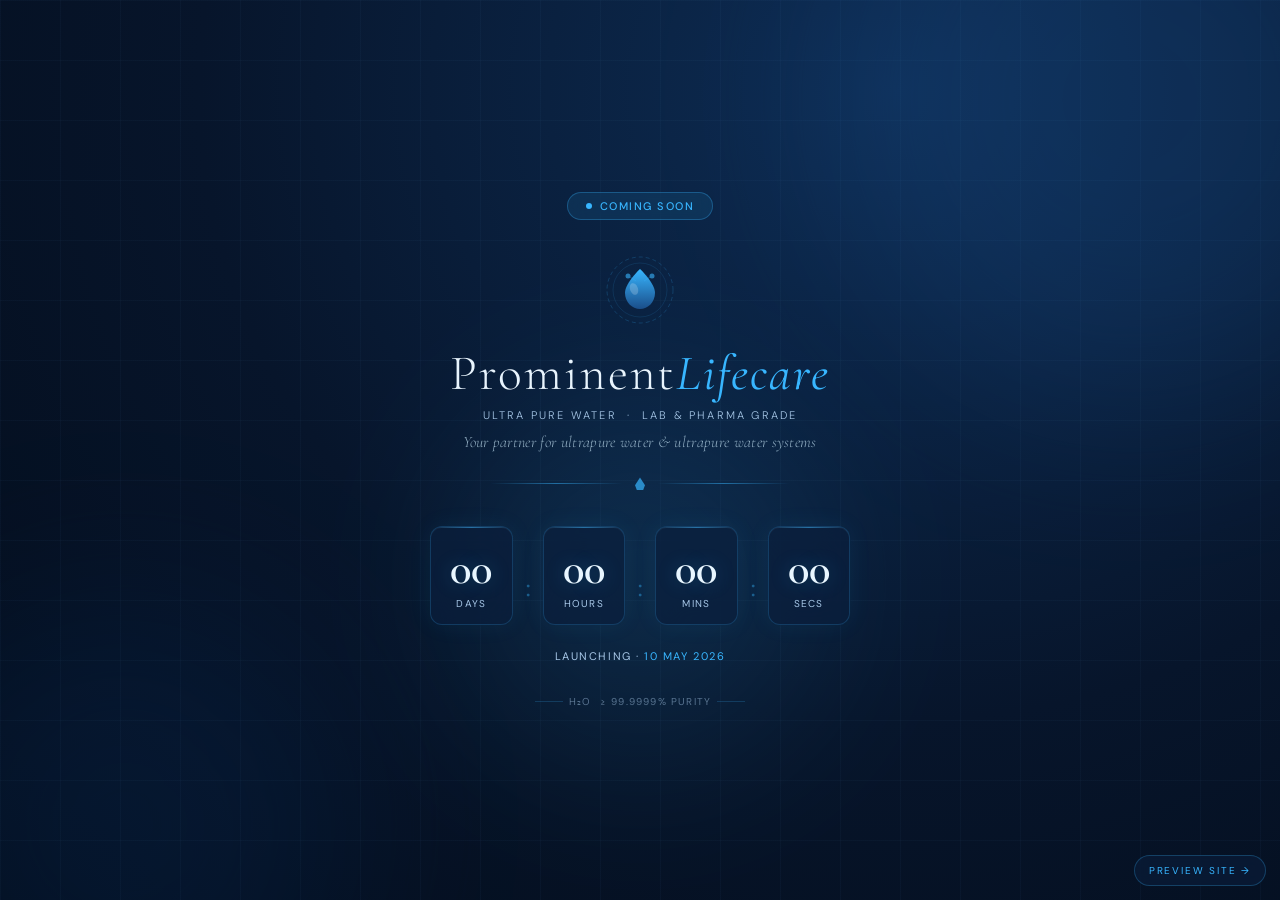
<file: index.html>
<!DOCTYPE html>
<html lang="en">
<head>
<meta charset="UTF-8">
<meta name="viewport" content="width=device-width, initial-scale=1.0">
<title>Coming Soon — ProminentLifecare</title>
<meta name="description" content="PromQ Prime — Ultrapure (Type I) Water Purification System by Prominent Lifecare Pvt. Ltd. Launching 10 May 2026.">
<link rel="preconnect" href="https://fonts.googleapis.com">
<link rel="preconnect" href="https://fonts.gstatic.com" crossorigin>
<link href="https://fonts.googleapis.com/css2?family=Cormorant+Garamond:ital,wght@0,300;0,400;0,600;1,300;1,400&family=DM+Sans:wght@300;400;500&display=swap" rel="stylesheet">
<link rel="stylesheet" href="css/coming-soon.css">
</head>
<body>

<!-- Background -->
<div class="bg-canvas">
  <div class="blob blob-1"></div>
  <div class="blob blob-2"></div>
  <div class="blob blob-3"></div>
</div>
<div class="grid-lines"></div>

<!-- Floating water particles -->
<div class="particles" id="particles"></div>

<div class="wrapper">

  <!-- Badge -->
  <div class="badge">
    <span class="badge-dot"></span>
    Coming Soon
  </div>

  <!-- Brand -->
  <div class="brand">
    <svg class="logo-mark" viewBox="0 0 70 70" fill="none" xmlns="http://www.w3.org/2000/svg">
      <circle cx="35" cy="35" r="33" stroke="rgba(56,182,255,0.2)" stroke-width="1" stroke-dasharray="4 3"/>
      <circle cx="35" cy="35" r="27" stroke="rgba(56,182,255,0.12)" stroke-width="1"/>
      <path d="M35 14 C35 14, 20 28, 20 38 C20 47, 27 54, 35 54 C43 54, 50 47, 50 38 C50 28, 35 14, 35 14Z"
            fill="url(#dropGrad)"/>
      <ellipse cx="29" cy="34" rx="4" ry="6" fill="white" opacity="0.2" transform="rotate(-20 29 34)"/>
      <circle cx="23" cy="21" r="2.5" fill="rgba(56,182,255,0.6)"/>
      <circle cx="47" cy="21" r="2.5" fill="rgba(56,182,255,0.6)"/>
      <line x1="25" y1="22" x2="31" y2="26" stroke="rgba(56,182,255,0.3)" stroke-width="1"/>
      <line x1="45" y1="22" x2="39" y2="26" stroke="rgba(56,182,255,0.3)" stroke-width="1"/>
      <defs>
        <linearGradient id="dropGrad" x1="35" y1="14" x2="35" y2="54" gradientUnits="userSpaceOnUse">
          <stop offset="0%" stop-color="#38b6ff"/>
          <stop offset="100%" stop-color="#1a4e8a"/>
        </linearGradient>
      </defs>
    </svg>

    <div class="wordmark">Prominent<span>Lifecare</span></div>
    <div class="tagline">Ultra Pure Water &nbsp;·&nbsp; Lab &amp; Pharma Grade</div>
    <div class="partner">Your partner for ultrapure water &amp; ultrapure water systems</div>
  </div>

  <!-- Divider -->
  <div class="divider">
    <div class="divider-line"></div>
    <div class="divider-drop"></div>
    <div class="divider-line"></div>
  </div>

  <!-- Countdown -->
  <div class="countdown-wrap">
    <div class="countdown">
      <div class="count-block">
        <span class="count-num" id="cd-days">00</span>
        <span class="count-label">Days</span>
      </div>
      <span class="count-sep">:</span>
      <div class="count-block">
        <span class="count-num" id="cd-hours">00</span>
        <span class="count-label">Hours</span>
      </div>
      <span class="count-sep">:</span>
      <div class="count-block">
        <span class="count-num" id="cd-mins">00</span>
        <span class="count-label">Mins</span>
      </div>
      <span class="count-sep">:</span>
      <div class="count-block">
        <span class="count-num" id="cd-secs">00</span>
        <span class="count-label">Secs</span>
      </div>
    </div>
  </div>

  <div class="launch-note">Launching · <span>10 May 2026</span></div>

  <div class="purity">
    <div class="purity-line"></div>
    H₂O &nbsp;≥ 99.9999% Purity
    <div class="purity-line"></div>
  </div>

</div>

<!-- Sneak-peek link to product showcase -->
<a href="home.html" class="preview-link">Preview Site →</a>

<script src="js/coming-soon.js" defer></script>
</body>
</html>
</file>
<file: css/coming-soon.css>
*, *::before, *::after { box-sizing: border-box; margin: 0; padding: 0; }

:root {
  --navy:   #07152b;
  --blue:   #1a4e8a;
  --ice:    #5ba3d9;
  --frost:  #c8e6f7;
  --white:  #f0f8ff;
  --silver: #a8c8e8;
  --accent: #38b6ff;
}

html, body {
  height: 100%;
  font-family: 'DM Sans', sans-serif;
  background: var(--navy);
  color: var(--white);
  overflow: hidden;
}

/* ── Background ── */
.bg-canvas { position: fixed; inset: 0; z-index: 0; pointer-events: none; overflow: hidden; }

.bg-canvas::before {
  content: '';
  position: absolute; inset: 0;
  background: radial-gradient(ellipse at 70% 10%, #0d2d55 0%, #07152b 55%, #030c1a 100%);
}

.blob {
  position: absolute; border-radius: 50%; filter: blur(90px); opacity: 0.25;
}
.blob-1 { width: 600px; height: 600px; background: #1a4e8a; top: -200px; right: -150px; animation: drift 14s ease-in-out infinite alternate; }
.blob-2 { width: 450px; height: 450px; background: #0a3060; bottom: -150px; left: -100px; animation: drift 18s ease-in-out infinite alternate-reverse; }
.blob-3 { width: 350px; height: 350px; background: #38b6ff; top: 45%; left: 50%; transform: translateX(-50%); opacity: 0.12; animation: drift 11s ease-in-out infinite alternate; }

@keyframes drift {
  from { transform: translate(0, 0) scale(1); }
  to   { transform: translate(25px, -25px) scale(1.07); }
}

/* Floating particles */
.particles { position: fixed; inset: 0; z-index: 0; pointer-events: none; }
.p {
  position: absolute; border-radius: 50%;
  background: var(--accent); opacity: 0;
  animation: rise linear infinite;
}
@keyframes rise {
  0%   { opacity: 0; transform: translateY(0) scale(1); }
  10%  { opacity: 0.5; }
  90%  { opacity: 0.2; }
  100% { opacity: 0; transform: translateY(-100vh) scale(0.4); }
}

/* Grid lines */
.grid-lines {
  position: fixed; inset: 0; z-index: 0; pointer-events: none;
  background-image:
    linear-gradient(rgba(91,163,217,0.04) 1px, transparent 1px),
    linear-gradient(90deg, rgba(91,163,217,0.04) 1px, transparent 1px);
  background-size: 60px 60px;
}

/* ── Layout ── */
.wrapper {
  position: relative; z-index: 1;
  height: 100svh;
  display: flex; flex-direction: column;
  align-items: center; justify-content: center;
  padding: 2rem 1.5rem;
}

/* ── Badge ── */
.badge {
  display: inline-flex; align-items: center; gap: 8px;
  background: rgba(56,182,255,0.1);
  border: 1px solid rgba(56,182,255,0.3);
  border-radius: 100px;
  padding: 6px 18px;
  font-size: 11px; letter-spacing: 0.14em; text-transform: uppercase;
  color: var(--accent); font-weight: 500;
  backdrop-filter: blur(8px);
  margin-bottom: 2.2rem;
  animation: fadeUp 0.8s ease both;
}
.badge-dot {
  width: 6px; height: 6px; border-radius: 50%;
  background: var(--accent);
  animation: pulse 2s ease-in-out infinite;
}
@keyframes pulse {
  0%, 100% { opacity: 1; transform: scale(1); box-shadow: 0 0 0 0 rgba(56,182,255,0.5); }
  50%       { opacity: 0.6; transform: scale(0.75); box-shadow: 0 0 0 4px rgba(56,182,255,0); }
}

/* ── Brand ── */
.brand {
  text-align: center; margin-bottom: 1.6rem;
  animation: fadeUp 0.9s 0.1s ease both;
}
.logo-mark { display: inline-block; width: 70px; height: 70px; margin-bottom: 1rem; }

.wordmark {
  font-family: 'Cormorant Garamond', Georgia, serif;
  font-size: clamp(1.9rem, 7.5vw, 3.1rem);
  font-weight: 300; letter-spacing: 0.04em;
  color: #e8f4fd; line-height: 1.1;
}
.wordmark span { color: var(--accent); font-style: italic; font-weight: 400; }

.tagline {
  font-size: 11px; color: var(--silver); letter-spacing: 0.2em;
  text-transform: uppercase; margin-top: 0.5rem; font-weight: 300;
}
.partner {
  font-size: 13px; color: rgba(200,230,247,0.7);
  margin-top: 0.6rem; font-weight: 300;
  font-style: italic;
  font-family: 'Cormorant Garamond', Georgia, serif;
  font-size: clamp(13px, 3.5vw, 16px);
  letter-spacing: 0.02em;
}

/* ── Divider ── */
.divider {
  display: flex; align-items: center; gap: 12px;
  width: 100%; max-width: 300px;
  margin: 0 auto 2.2rem;
  animation: fadeUp 1s 0.2s ease both;
}
.divider-line { flex: 1; height: 1px; background: linear-gradient(to right, transparent, rgba(56,182,255,0.5), transparent); }
.divider-drop {
  width: 10px; height: 13px; flex-shrink: 0;
  background: var(--accent); opacity: 0.7;
  clip-path: polygon(50% 0%, 100% 60%, 80% 100%, 20% 100%, 0% 60%);
}

/* ── Countdown ── */
.countdown-wrap { animation: fadeUp 1s 0.3s ease both; width: 100%; max-width: 420px; }
.countdown { display: flex; gap: clamp(6px, 2vw, 12px); justify-content: center; align-items: flex-end; width: 100%; }

.count-block {
  text-align: center;
  background: rgba(10, 30, 60, 0.7);
  border: 1px solid rgba(56,182,255,0.2);
  border-radius: 12px;
  padding: clamp(14px, 3.5vw, 20px) clamp(8px, 3vw, 18px) clamp(10px, 2.5vw, 14px);
  flex: 1; min-width: 0; max-width: 90px;
  backdrop-filter: blur(16px);
  box-shadow: 0 0 24px rgba(56,182,255,0.07), inset 0 1px 0 rgba(255,255,255,0.05);
  transition: transform 0.2s ease, border-color 0.2s;
  position: relative; overflow: hidden;
}
.count-block::before {
  content: '';
  position: absolute; top: 0; left: 0; right: 0; height: 1px;
  background: linear-gradient(90deg, transparent, rgba(56,182,255,0.5), transparent);
}
.count-block:hover { transform: translateY(-3px); border-color: rgba(56,182,255,0.4); }

.count-num {
  font-family: 'Cormorant Garamond', Georgia, serif;
  font-size: clamp(1.9rem, 9vw, 2.8rem); font-weight: 600;
  color: #e8f6ff; line-height: 1; display: block;
  text-shadow: 0 0 20px rgba(56,182,255,0.3);
}
.count-label {
  font-size: clamp(8px, 2vw, 10px); color: var(--silver);
  letter-spacing: 0.12em; text-transform: uppercase;
  margin-top: 6px; display: block; font-weight: 400;
}
.count-sep {
  font-family: 'Cormorant Garamond', serif;
  font-size: clamp(1.4rem, 5vw, 2rem); color: var(--accent); opacity: 0.4;
  padding-bottom: clamp(14px, 4vw, 20px); flex-shrink: 0;
}

/* ── Launch note ── */
.launch-note {
  margin-top: 1.5rem; font-size: 11px; color: var(--silver);
  letter-spacing: 0.14em; text-transform: uppercase; text-align: center;
  animation: fadeUp 1s 0.45s ease both;
}
.launch-note span { color: var(--accent); }

/* ── Purity note ── */
.purity {
  margin-top: 2rem;
  display: flex; align-items: center; gap: 6px;
  font-size: 10px; color: rgba(168,200,232,0.5);
  letter-spacing: 0.12em; text-transform: uppercase;
  animation: fadeUp 1s 0.55s ease both;
}
.purity-line { width: 28px; height: 1px; background: rgba(56,182,255,0.2); }

/* ── Preview link ── */
.preview-link {
  position: fixed; bottom: 14px; right: 14px; z-index: 5;
  display: inline-flex; align-items: center; gap: 6px;
  padding: 8px 14px;
  font-size: 10px; letter-spacing: 0.18em; text-transform: uppercase;
  color: var(--accent); text-decoration: none;
  background: rgba(10,30,60,0.6);
  border: 1px solid rgba(56,182,255,0.25);
  border-radius: 100px;
  backdrop-filter: blur(8px);
  transition: all 0.2s ease;
  animation: fadeUp 1s 0.7s ease both;
}
.preview-link:hover { border-color: rgba(56,182,255,0.6); transform: translateY(-2px); }

/* ── Animations ── */
@keyframes fadeUp {
  from { opacity: 0; transform: translateY(20px); }
  to   { opacity: 1; transform: translateY(0); }
}
@keyframes flip {
  0%   { transform: rotateX(0); }
  50%  { transform: rotateX(-90deg); opacity: 0; }
  51%  { transform: rotateX(90deg); opacity: 0; }
  100% { transform: rotateX(0); opacity: 1; }
}
.flipping { animation: flip 0.4s ease; }
</file>
